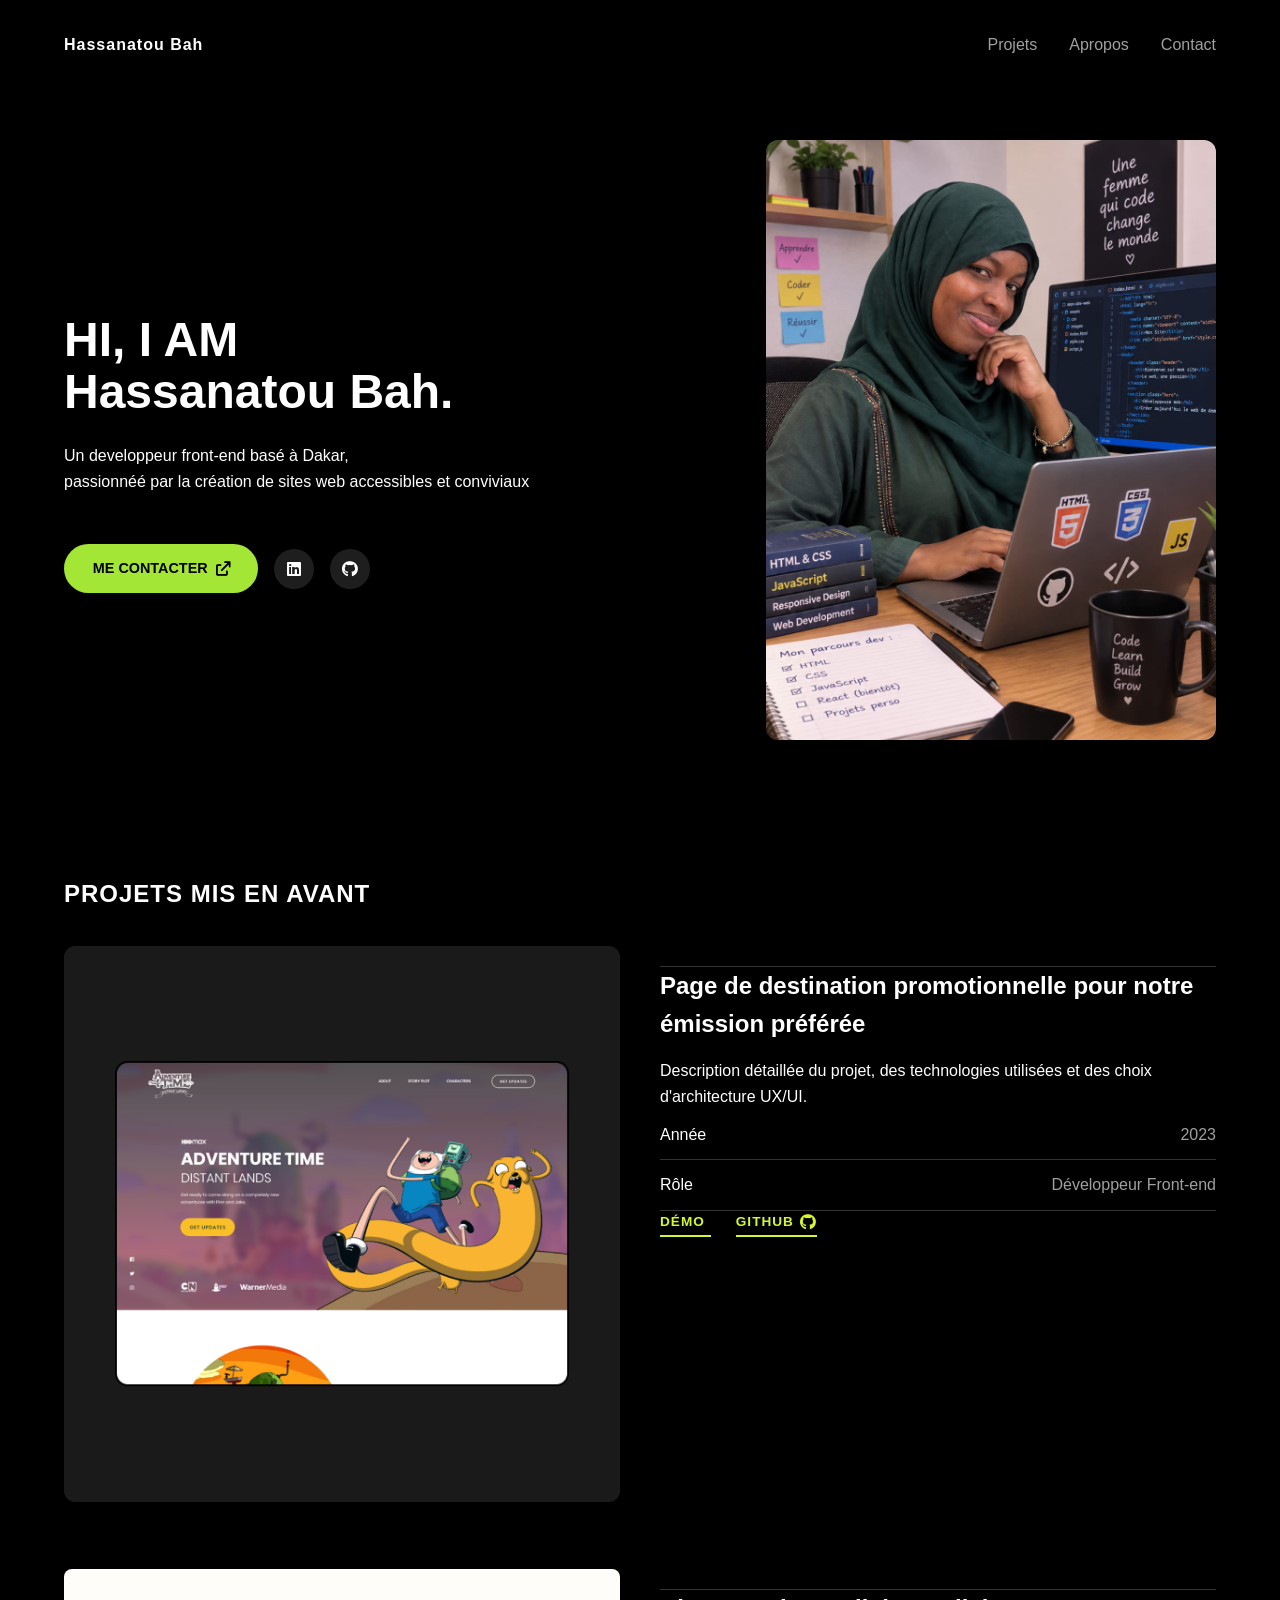
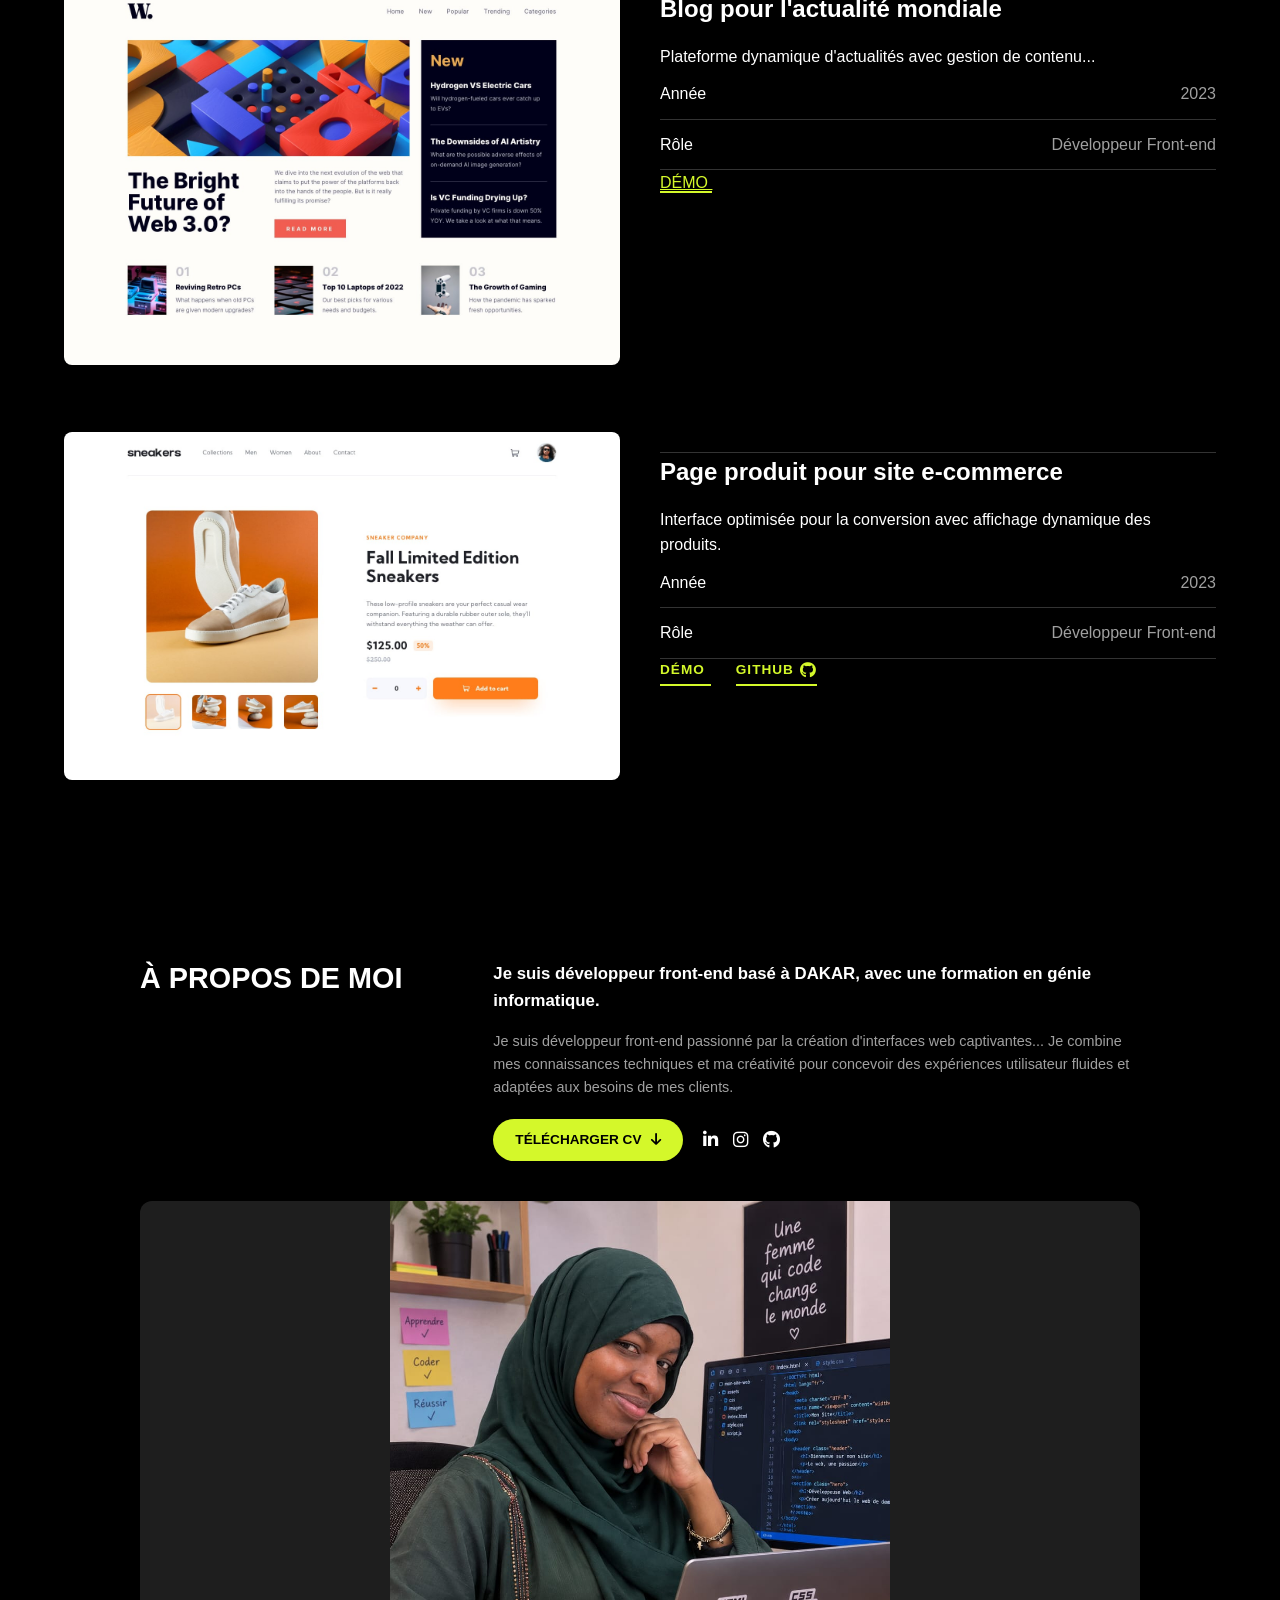
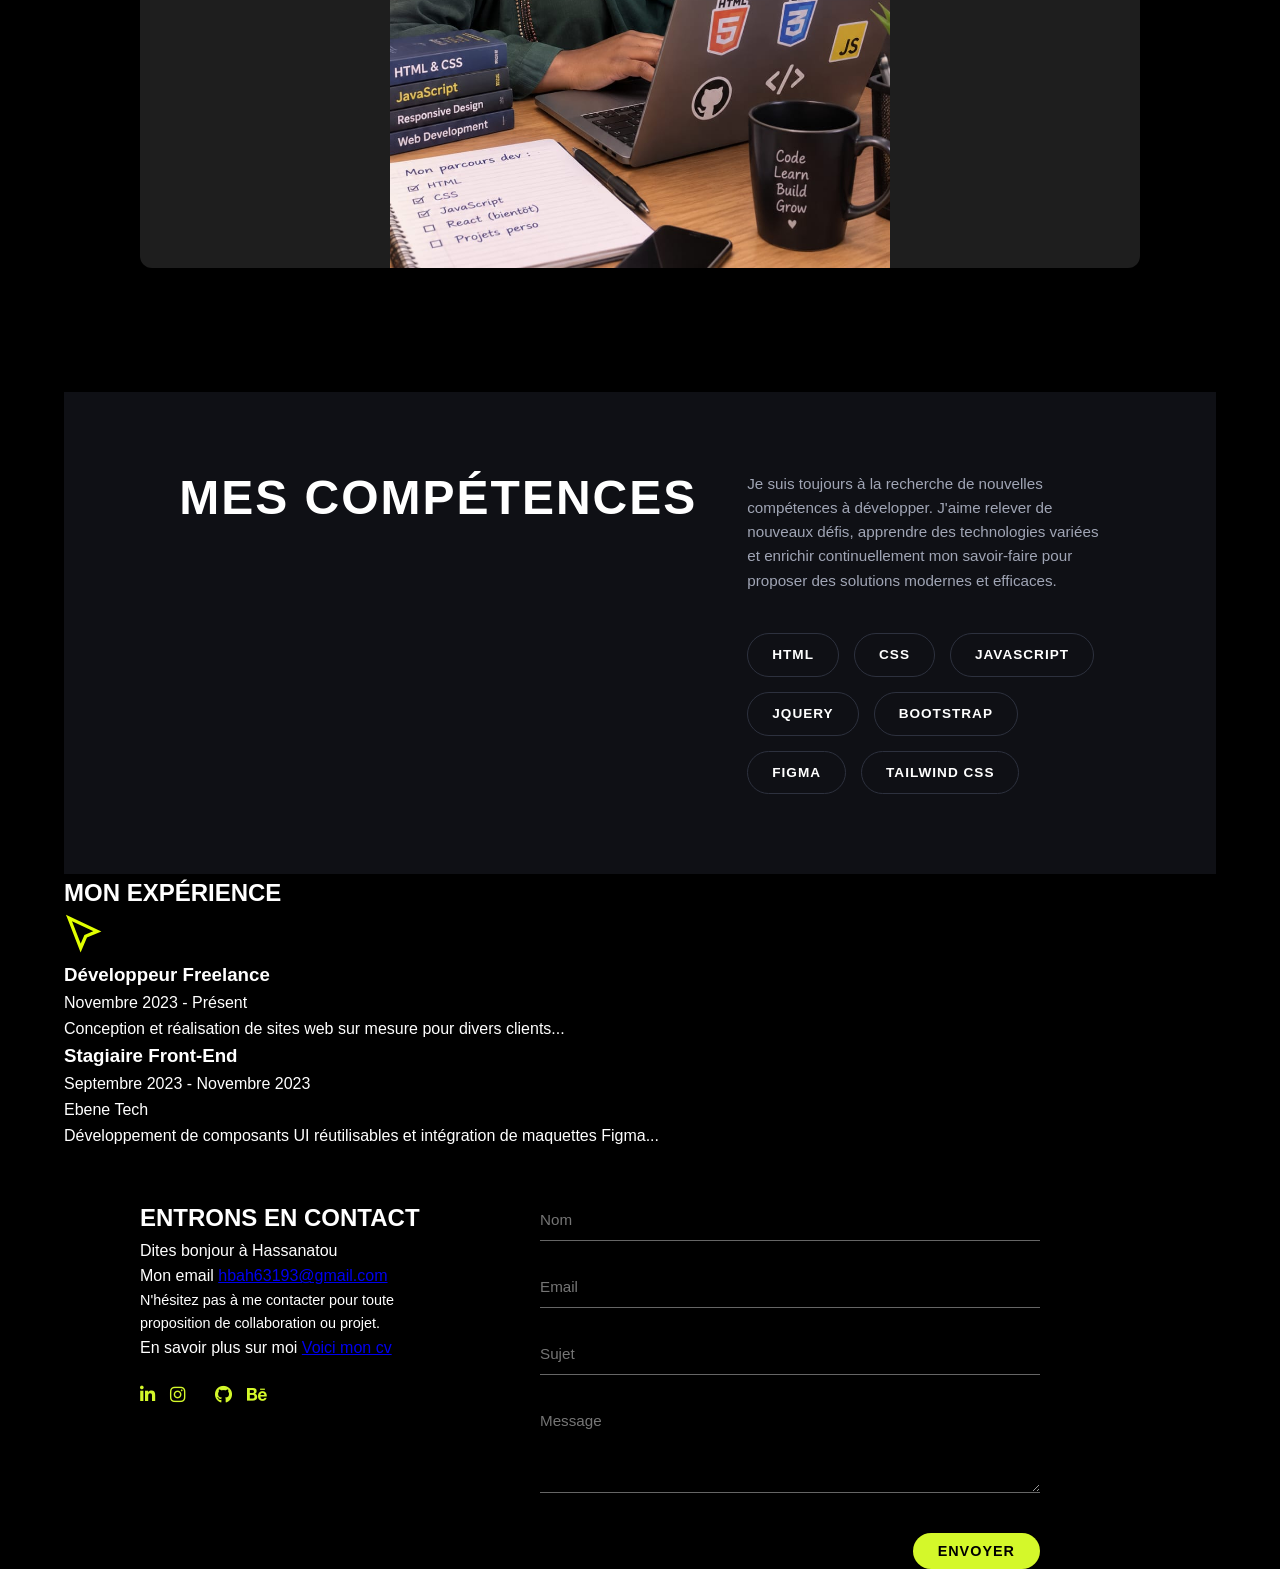
<file: index.html>
<!DOCTYPE html>
<html lang="fr">
<head>
  <meta charset="UTF-8">
  <meta name="viewport" content="width=device-width, initial-scale=1.0">
  <title>Portfolio - Hassanatou Bah</title>
  <link rel="stylesheet" href="style.css">
  <link rel="stylesheet" href="https://cdnjs.cloudflare.com/ajax/libs/font-awesome/6.0.0/css/all.min.css">
</head>
<body>

  <!-- Navigation -->
  <header>
    <nav class="navbar">
      <div class="logo">Hassanatou Bah</div>
      <ul class="nav-links">
        <li><a href="#projets">Projets</a></li>
        <li><a href="Apropos.html">Apropos</a></li>
        <li><a href="contact.html">Contact</a></li>
      </ul>
    </nav>
  </header>

  <!-- Section Hero (Home) -->
  <section id="home" class="hero-section">
    <div class="hero-text">
      <h1>HI, I AM<br><span>Hassanatou Bah.</span></h1>
      <p>
        Un developpeur front-end basé à Dakar,
    </p> 
      <p>
        passionnéé par la création de sites web accessibles et conviviaux
    </p>

    
      <div class="cta-buttons">
        <a href="#contact" class="btn btn-primary">ME CONTACTER <i class="fas fa-arrow-up-right-from-square"></i></a>
        <a href="#" class="social-icon"><i class="fab fa-linkedin"></i></a>
        <a href="#" class="social-icon"><i class="fab fa-github"></i></a>
      </div>
    </div>
    <div class="hero-image">
      <img src="IM1.jpeg" alt="Hassanatou Bah">
    </div>
  </section>

  <!-- Section Projets -->
  <section id="projets" class="projects-section">
    <h2>PROJETS MIS EN AVANT</h2>

    <article class="project-card">
      <div class="project-img">
        <img src="2eme image.png" alt="Aperçu Projet 1">
      </div>
      <div class="project-info">
        <h3>Page de destination promotionnelle pour notre émission préférée</h3>
        <p>Description détaillée du projet, des technologies utilisées et des choix d'architecture UX/UI.</p>
       
  <!-- Ligne Année -->
  <div class="project-info-row">
    <span class="label">Année</span>
    <span class="value">2023</span>
  </div>

  <!-- Ligne Rôle -->
  <div class="project-info-row">
    <span class="label">Rôle</span>
    <span class="value">Développeur Front-end</span>
  </div>
   <div class="project-links">
      <a href="#" class="link-demo">
        DÉMO <i class="fas fa-arrow-up-right"></i>
      </a>
      <a href="#" class="link-github">
        GITHUB <i class="fab fa-github"></i>
      </a>
    </div>
</div>

   
  </div>

    </article>

    <article class="project-card">
      <div class="project-img">
        <img src="3eme image.png" alt="Aperçu Projet 2">
      </div>
     <div class="project-info">
      <h3>Blog pour l'actualité mondiale</h3>
      <p>Plateforme dynamique d'actualités avec gestion de contenu...</p>

      <!-- Vos lignes Année et Rôle -->
      <div class="project-info-row">
        <span class="label">Année</span>
        <span class="value">2023</span>
      </div>
      <div class="project-info-row">
        <span class="label">Rôle</span>
        <span class="value">Développeur Front-end</span>
      </div>
      <a href="#" class="link-demo">
        DÉMO <i class="fas fa-arrow-up-right"></i>
      </a>

      <!-- VOS BOUTONS DÉMO ET GITHUB DÉPLACÉS ICI -->
     
    </article>

    <article class="project-card">
      <div class="project-img">
        <img src="4eme image.png" alt="Aperçu Projet 3">
      </div>
      <div class="project-info">
        <h3>Page produit pour site e-commerce</h3>
        <p>Interface optimisée pour la conversion avec affichage dynamique des produits.</p>
         <!-- Ligne Année -->
  <div class="project-info-row">
    <span class="label">Année</span>
    <span class="value">2023</span>
  </div>

  <!-- Ligne Rôle -->
  <div class="project-info-row">
    <span class="label">Rôle</span>
    <span class="value">Développeur Front-end</span>
  </div>
       <div class="project-links">
      <a href="#" class="link-demo">
        DÉMO <i class="fas fa-arrow-up-right"></i>
      </a>
      <a href="#" class="link-github">
        GITHUB <i class="fab fa-github"></i>
      </a>
    </div>
    </article>
  </section>

  <!-- SECTION À PROPOS DE MOI -->
<section id="about" class="about-section">
  <div class="about-top">
    <h2 class="section-title">À PROPOS DE MOI</h2>
    <div class="about-text">
      <p class="subtitle">Je suis développeur front-end basé à DAKAR, avec une formation en génie informatique.</p>
      <p class="description">
        Je suis développeur front-end passionné par la création d'interfaces web captivantes... 
        Je combine mes connaissances techniques et ma créativité pour concevoir des expériences utilisateur fluides et adaptées aux besoins de mes clients.
      </p>
      
      <!-- Bouton Télécharger le CV + Icônes réseaux sociaux -->
      <div class="about-actions">
        <a href="cv.html" class="btn-cv">
          TÉLÉCHARGER CV <i class="fas fa-arrow-down"></i>
        </a>
       
        <div class="social-icons-row">
          <a href="#"><i class="fab fa-linkedin-in"></i></a>
          <a href="#"><i class="fab fa-instagram"></i></a>
          <a href="#"><i class="fab fa-github"></i></a>
        </div>
      </div>
    </div>
  </div>

  <div class="about-image-container">
    <img src="IM1.jpeg" alt="Photo de profil" class="about-img">
  </div>
</section>

<!-- SECTION MES COMPÉTENCES -->
<section class="skills-section">
  <div class="skills-container">
    
    <!-- Colonne Gauche : Titre -->
    <div class="skills-left">
      <h2>MES COMPÉTENCES</h2>
    </div>

    <!-- Colonne Droite : Texte & Badges -->
    <div class="skills-right">
      <p class="skills-description">
        Je suis toujours à la recherche de nouvelles compétences à développer.
        J'aime relever de nouveaux défis, apprendre des technologies variées et
        enrichir continuellement mon savoir-faire pour proposer des solutions
        modernes et efficaces.
      </p>

      <!-- Grille des compétences entourées -->
      <div class="skills-grid">
        <div class="skill-card">HTML</div>
        <div class="skill-card">CSS</div>
        <div class="skill-card">JAVASCRIPT</div>
        <div class="skill-card">JQUERY</div>
        <div class="skill-card">BOOTSTRAP</div>
        <div class="skill-card">FIGMA</div>
        <div class="skill-card">TAILWIND CSS</div>
      </div>
    </div>

  </div>
</section>

<!-- SECTION MON EXPÉRIENCE -->
<section class="experience-section">
  <h2 class="section-title">MON EXPÉRIENCE</h2>
  <div class="experience-container">
    <div class="experience-left-icon">
      <!-- Icône de curseur / flèche -->
      <svg width="40" height="40" viewBox="0 0 24 24" fill="none" stroke="#e1ff00" stroke-width="2">
        <path d="M3 3l7 18 3-7 7-3L3 3z"/>
      </svg>
    </div>
    <div class="experience-list">
      <div class="exp-item">
        <div class="exp-header">
          <h3>Développeur Freelance</h3>
          <span class="exp-date">Novembre 2023 - Présent</span>
        </div>
        <p>Conception et réalisation de sites web sur mesure pour divers clients...</p>
      </div>

      <div class="exp-item">
        <div class="exp-header">
          <h3>Stagiaire Front-End</h3>
          
          <span class="exp-date">Septembre 2023 - Novembre 2023</span>
        </div>
        <p class="exp-sub">Ebene Tech</p>
        <p>Développement de composants UI réutilisables et intégration de maquettes Figma...</p>
        <br>
        <br>
        <div class="vue">
          

  </div>
  
      </div>
    </div>
  </div>
   
</section>
<!-- SECTION ENTRONS EN CONTACT -->
<section id="contact"class="contact-section">
  <div class="contact-container">
  <div class="contact-info">
    <h2 class="section-title">ENTRONS EN CONTACT</h2>
    <P>Dites bonjour à Hassanatou</P>
    <p>Mon email <a href="hbah63193@gmail.com">hbah63193@gmail.com</a></p>
    <p class="contact-desc">N'hésitez pas à me contacter pour toute proposition de collaboration ou projet.</p>
    <div class="vue"></div>
    <p>En savoir plus sur moi <a href="cv.html">Voici mon cv</a></p>
    
    <!-- Logos/Icônes réseaux sociaux sous le texte -->
    <div class="contact-socials">
      <a href="#"><i class="fab fa-linkedin-in"></i></a>
      <a href="#"><i class="fab fa-instagram"></i></a>
      <a href="#"><i class="fab fa-x-twitter"></i></a>
      <a href="#"><i class="fab fa-github"></i></a>
      <a href="#"><i class="fab fa-behance"></i></a>
    </div>
  </div>

  <form class="contact-form">
    <div class="form-group">
      <input type="text" placeholder="Nom" required>
    </div>
    <div class="form-group">
      <input type="email" placeholder="Email" required>
    </div>
    <div class="form-group">
      <input type="text" placeholder="Sujet">
    </div>
    <div class="form-group">
      <textarea placeholder="Message" rows="4" required></textarea>
    </div>
    <button type="submit" class="btn-submit">Envoyer</button>
  </form>
  </div>
  </div>
</section>
</file>
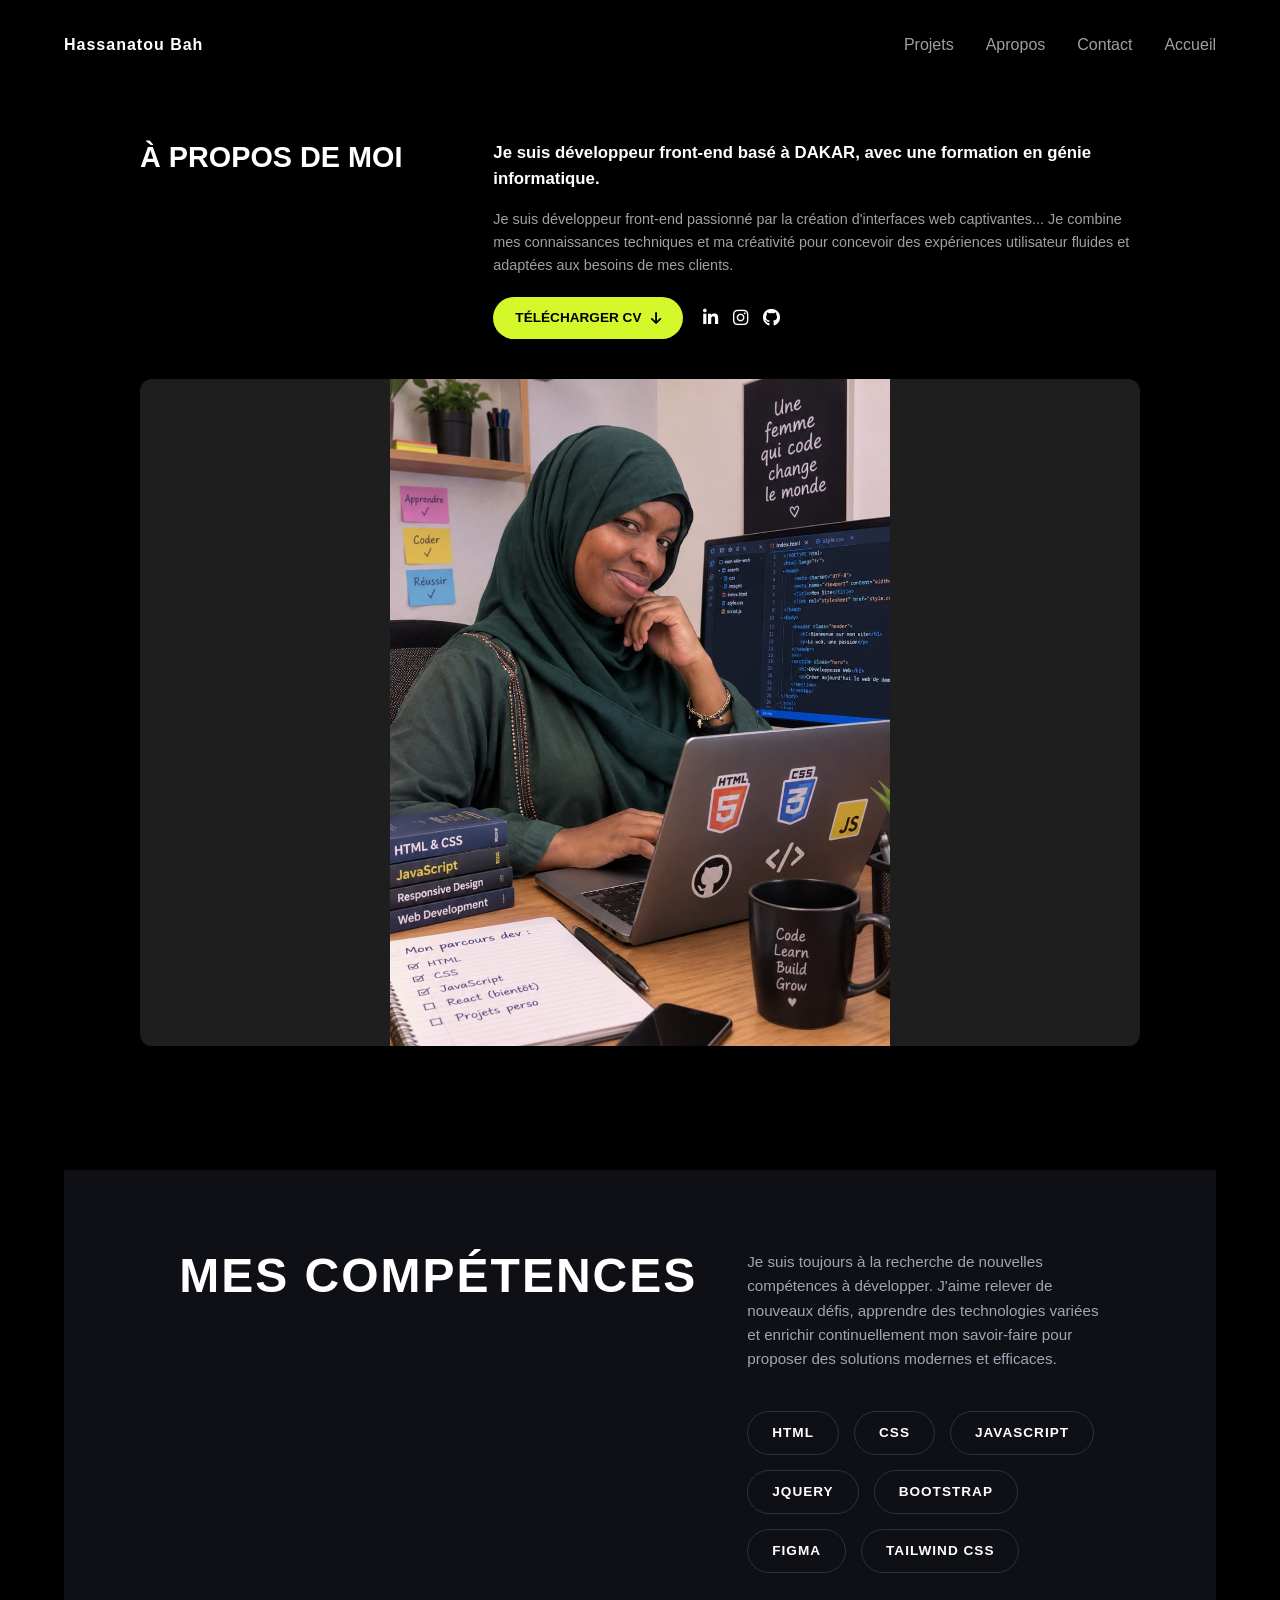
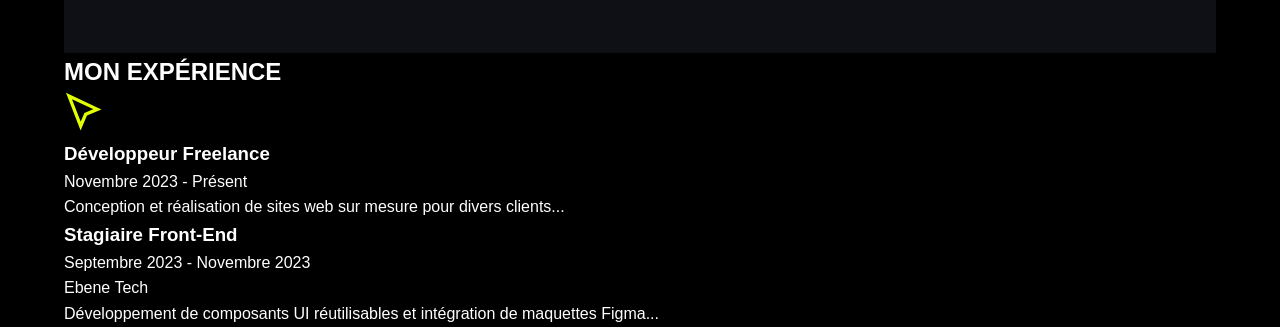
<file: Apropos.html>
<!DOCTYPE html>
<html lang="en">
<head>
    <meta charset="UTF-8">
    <meta name="viewport" content="width=device-width, initial-scale=1.0">
    <title>Document</title>
     <link rel="stylesheet" href="style.css">
     <link rel="stylesheet" href="https://cdnjs.cloudflare.com/ajax/libs/font-awesome/6.0.0/css/all.min.css">
</head>
<body>
     <!-- Navigation -->
  <header>
    <nav class="navbar">
      <div class="logo">Hassanatou Bah</div>
      <ul class="nav-links">
        <li><a href="projet.html">Projets</a></li>
        <li><a href="Apropos.html">Apropos</a></li>
        <li><a href="contact">Contact</a></li>
         <li><a href="index.html">Accueil</a></li>
      </ul>
    </nav>
  </header>
     <!-- SECTION À PROPOS DE MOI -->
<section id="about" class="about-section">
  <div class="about-top">
    <h2 class="section-title">À PROPOS DE MOI</h2>
    <div class="about-text">
      <p class="subtitle">Je suis développeur front-end basé à DAKAR, avec une formation en génie informatique.</p>
      <p class="description">
        Je suis développeur front-end passionné par la création d'interfaces web captivantes... 
        Je combine mes connaissances techniques et ma créativité pour concevoir des expériences utilisateur fluides et adaptées aux besoins de mes clients.
      </p>
      
      <!-- Bouton Télécharger le CV + Icônes réseaux sociaux -->
      <div class="about-actions">
        <a href="cv.html" class="btn-cv">
          TÉLÉCHARGER CV <i class="fas fa-arrow-down"></i>
        </a>
       
        <div class="social-icons-row">
          <a href="#"><i class="fab fa-linkedin-in"></i></a>
          <a href="#"><i class="fab fa-instagram"></i></a>
          <a href="#"><i class="fab fa-github"></i></a>
        </div>
      </div>
    </div>
  </div>
   <div class="about-image-container">
    <img src="IM1.jpeg" alt="Photo de profil" class="about-img">
  </div>
</section>

<!-- SECTION MES COMPÉTENCES -->
<section class="skills-section">
  <div class="skills-container">
    
    <!-- Colonne Gauche : Titre -->
    <div class="skills-left">
      <h2 class="section-title">MES COMPÉTENCES</h2>
    </div>

    <!-- Colonne Droite : Texte & Badges -->
    <div class="skills-right">
      <p class="skills-description">
        Je suis toujours à la recherche de nouvelles compétences à développer.
        J'aime relever de nouveaux défis, apprendre des technologies variées et
        enrichir continuellement mon savoir-faire pour proposer des solutions
        modernes et efficaces.
      </p>

      <!-- Grille des compétences entourées -->
      <div class="skills-grid">
        <div class="skill-card">HTML</div>
        <div class="skill-card">CSS</div>
        <div class="skill-card">JAVASCRIPT</div>
        <div class="skill-card">JQUERY</div>
        <div class="skill-card">BOOTSTRAP</div>
        <div class="skill-card">FIGMA</div>
        <div class="skill-card">TAILWIND CSS</div>
      </div>
    </div>

  </div>
</section>


<!-- SECTION MON EXPÉRIENCE -->
<section class="experience-section">
  <h2 class="section-title">MON EXPÉRIENCE</h2>
  <div class="experience-container">
    <div class="experience-left-icon">
      <!-- Icône de curseur / flèche -->
        <svg width="40" height="40" viewBox="0 0 24 24" fill="none" stroke="#e1ff00" stroke-width="2">
        <path d="M3 3l7 18 3-7 7-3L3 3z"/>
      </svg>
    </div>
    <div class="experience-list">
      <div class="exp-item">
        <div class="exp-header">
          <h3>Développeur Freelance</h3>
          <span class="exp-date">Novembre 2023 - Présent</span>
        </div>
        <p>Conception et réalisation de sites web sur mesure pour divers clients...</p>
      </div>

      <div class="exp-item">
        <div class="exp-header">
          <h3>Stagiaire Front-End</h3>
          <span class="exp-date">Septembre 2023 - Novembre 2023</span>
        </div>
        <p class="exp-sub">Ebene Tech</p>
        <p>Développement de composants UI réutilisables et intégration de maquettes Figma...</p>
      </div>
    </div>
  </div>
  </section>

</body>
</html>
</file>
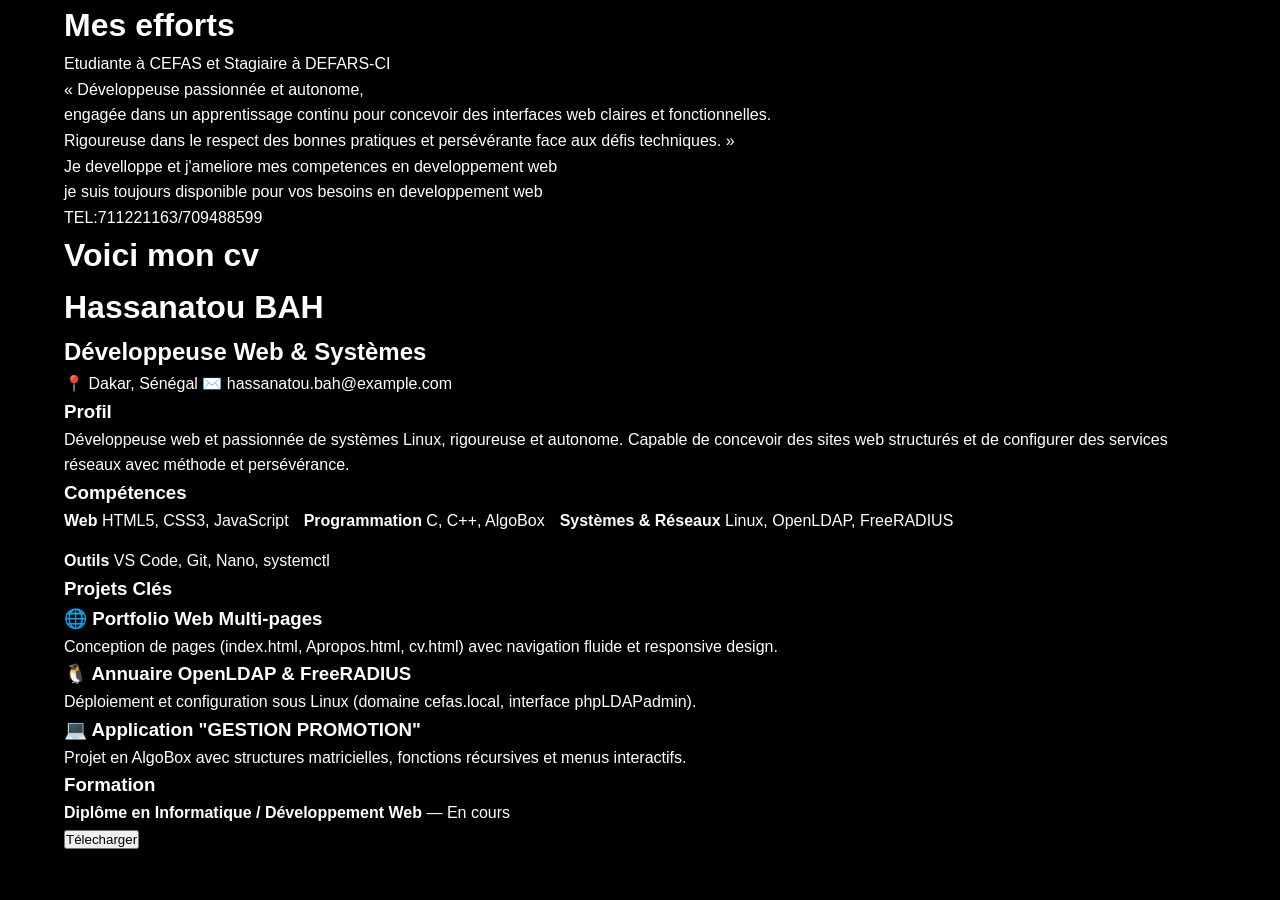
<file: C.html>
<!DOCTYPE html>
<html lang="en">
<head>
    <meta charset="UTF-8">
    <meta name="viewport" content="width=device-width, initial-scale=1.0">
    <title>Document</title>
    <link rel="stylesheet" href="style.css">
</head>
<body>
    <div class="p">
    <h1>Mes efforts</h1>
    <p>Etudiante à CEFAS et Stagiaire à DEFARS-CI <br>
​« Développeuse passionnée et autonome,<br> engagée dans un apprentissage continu pour concevoir des interfaces web claires et fonctionnelles. <br> Rigoureuse dans le respect des bonnes pratiques et persévérante face aux défis techniques. » <br>
    </p>
    <P>Je develloppe et j'ameliore mes competences en developpement web <br>
        je suis toujours disponible pour vos besoins en developpement web <br>
        TEL:711221163/709488599 <br>
    </P>
    </div>
    <div class="cv-container">
    <header>
        <h1>Voici mon cv <br></h1>
        <h1>Hassanatou BAH</h1>
        <h2>Développeuse Web & Systèmes</h2>
        <div class="contact-info">
            <span>📍 Dakar, Sénégal</span>
            <span>✉️ hassanatou.bah@example.com</span>
        </div>
    </header>

    <div class="section">
        <h3 class="section-title">Profil</h3>
        <p>Développeuse web et passionnée de systèmes Linux, rigoureuse et autonome. Capable de concevoir des sites web structurés et de configurer des services réseaux avec méthode et persévérance.</p>
    </div>

    <div class="section">
        <h3 class="section-title">Compétences</h3>
        <div class="skills-grid">
            <div class="skill-item">
                <strong>Web</strong>
                HTML5, CSS3, JavaScript
            </div>
            <div class="skill-item">
                <strong>Programmation</strong>
                C, C++, AlgoBox
            </div>
            <div class="skill-item">
                <strong>Systèmes & Réseaux</strong>
                Linux, OpenLDAP, FreeRADIUS
            </div>
            <div class="skill-item">
                <strong>Outils</strong>
                VS Code, Git, Nano, systemctl
            </div>
        </div>
    </div>

    <div class="section">
        <h3 class="section-title">Projets Clés</h3>
        <div class="project-item">
            <h3>🌐 Portfolio Web Multi-pages</h3>
            <p>Conception de pages (index.html, Apropos.html, cv.html) avec navigation fluide et responsive design.</p>
        </div>
        <div class="project-item">
            <h3>🐧 Annuaire OpenLDAP & FreeRADIUS</h3>
            <p>Déploiement et configuration sous Linux (domaine cefas.local, interface phpLDAPadmin).</p>
        </div>
        <div class="project-item">
            <h3>💻 Application "GESTION PROMOTION"</h3>
            <p>Projet en AlgoBox avec structures matricielles, fonctions récursives et menus interactifs.</p>
        </div>
    </div>

    <div class="section">
        <h3 class="section-title">Formation</h3>
        <p><strong>Diplôme en Informatique / Développement Web</strong> — En cours</p>
    </div>
    <Button onclick="window.print()" class="cv">Télecharger</Button>
</div>

</body>
</html>
</body>
</html>
</file>
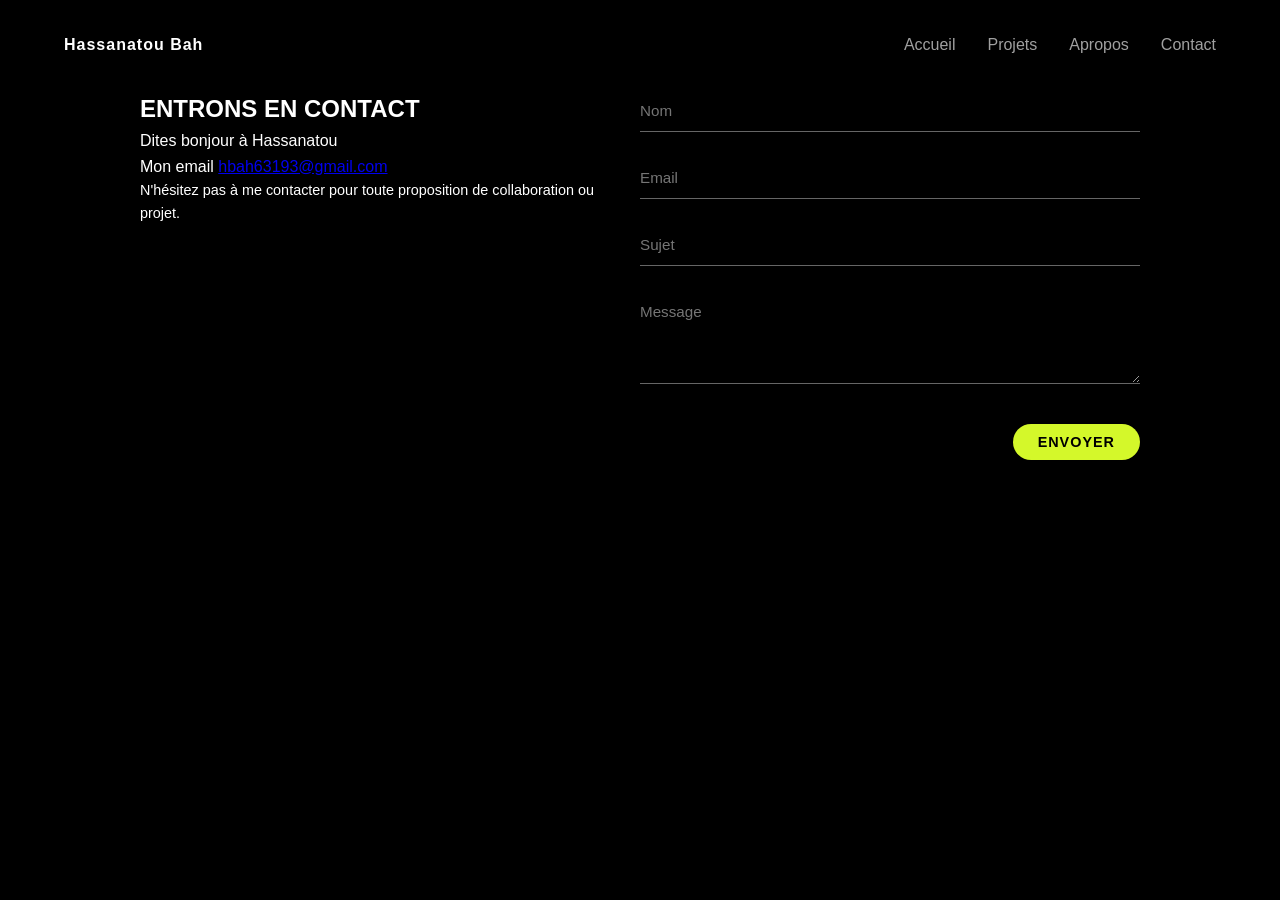
<file: contact.html>
<!DOCTYPE html>
<html lang="en">
<head>
    <meta charset="UTF-8">
    <meta name="viewport" content="width=device-width, initial-scale=1.0">
    <title>Document</title>
     <link rel="stylesheet" href="style.css">
</head>
<body>
      <!-- Navigation -->
  <header>
    <nav class="navbar">
      <div class="logo">Hassanatou Bah</div>
      <ul class="nav-links">
        <li><a href="index.html">Accueil</a></li>
         <li><a href="projet.html">Projets</a></li>
        <li><a href="Apropos.html">Apropos</a></li>
        <li><a href="contact">Contact</a></li>
        
        
      </ul>
    </nav>
   <!-- SECTION ENTRONS EN CONTACT -->
<section id="contact"class="contact-section">
  <div class="contact-info">
    <h2 class="section-title">ENTRONS EN CONTACT</h2>
    <P>Dites bonjour à Hassanatou</P>
    <p>Mon email <a href="hbah63193@gmail.com">hbah63193@gmail.com</a></p>
    <p class="contact-desc">N'hésitez pas à me contacter pour toute proposition de collaboration ou projet.</p>
    
    <!-- Logos/Icônes réseaux sociaux sous le texte -->
    <div class="contact-socials">
      <a href="#"><i class="fab fa-linkedin-in"></i></a>
      <a href="#"><i class="fab fa-instagram"></i></a>
      <a href="#"><i class="fab fa-x-twitter"></i></a>
      <a href="#"><i class="fab fa-github"></i></a>
      <a href="#"><i class="fab fa-behance"></i></a>
    </div>
  </div>

  <form class="contact-form">
    <div class="form-group">
      <input type="text" placeholder="Nom" required>
    </div>
    <div class="form-group">
      <input type="email" placeholder="Email" required>
    </div>
    <div class="form-group">
      <input type="text" placeholder="Sujet">
    </div>
    <div class="form-group">
      <textarea placeholder="Message" rows="4" required></textarea>
    </div>
    <button type="submit" class="btn-submit">Envoyer</button>
  </form>
</section>


</body>
</html>
</file>
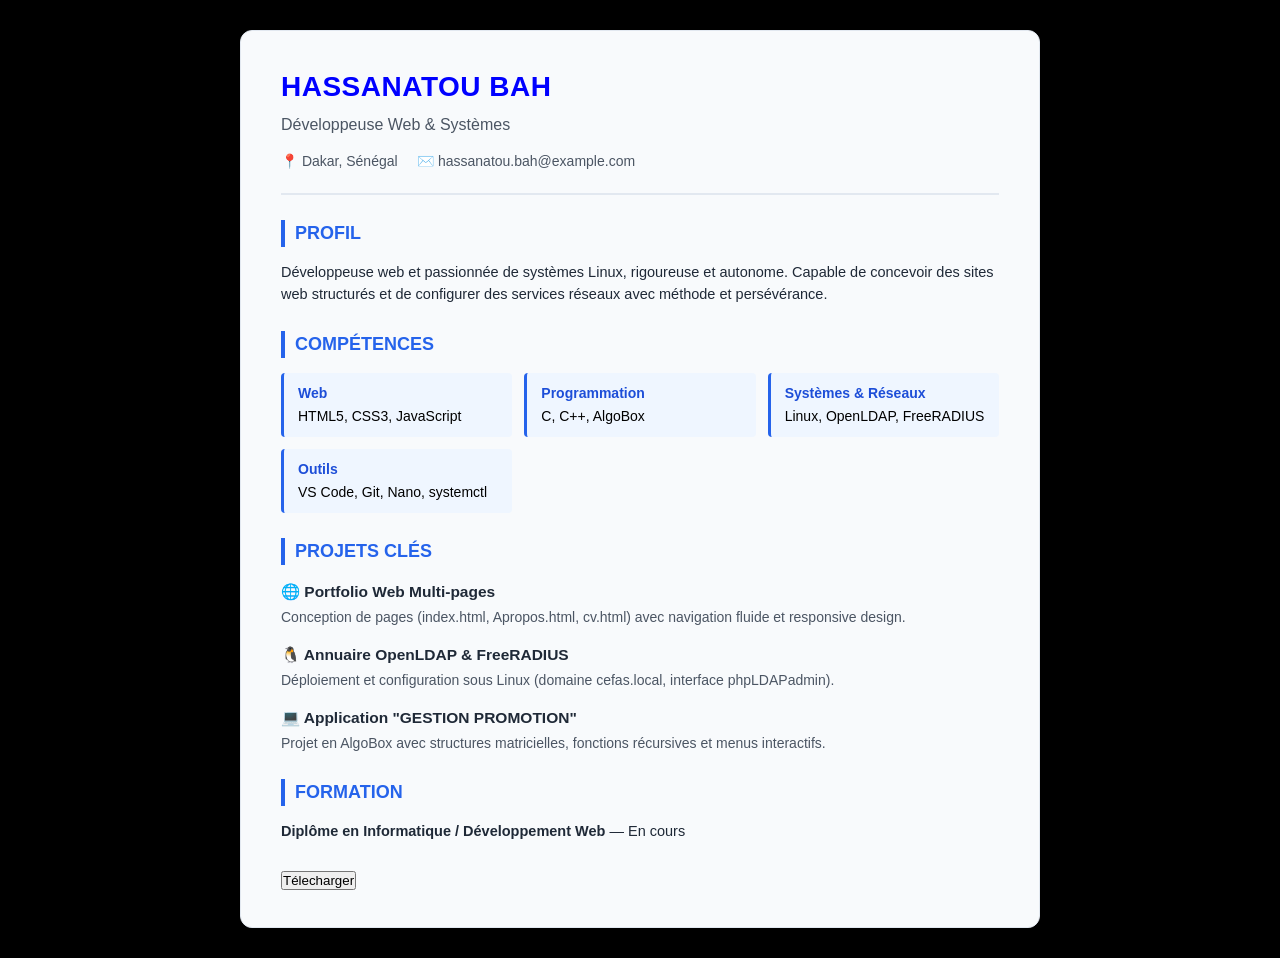
<file: cv.html>
<!DOCTYPE html>
<html lang="fr">
<head>
    <meta charset="UTF-8">
    <meta name="viewport" content="width=device-width, initial-scale=1.0">
    <title>CV Hassanatou Bah</title>
    <link rel="stylesheet" href="cv.css">
</head>
<body>
  </header>
<div class="cv-container">
    <header>
        <h1>Hassanatou BAH</h1>
        <h2>Développeuse Web & Systèmes</h2>
        <div class="contact-info">
            <span>📍 Dakar, Sénégal</span>
            <span>✉️ hassanatou.bah@example.com</span>
        </div>
    </header>

    <div class="section">
        <h3 class="section-title">Profil</h3>
        <p>Développeuse web et passionnée de systèmes Linux, rigoureuse et autonome. Capable de concevoir des sites web structurés et de configurer des services réseaux avec méthode et persévérance.</p>
    </div>

    <div class="section">
        <h3 class="section-title">Compétences</h3>
        <div class="skills-grid">
            <div class="skill-item">
                <strong>Web</strong>
                HTML5, CSS3, JavaScript
            </div>
            <div class="skill-item">
                <strong>Programmation</strong>
                C, C++, AlgoBox
            </div>
            <div class="skill-item">
                <strong>Systèmes & Réseaux</strong>
                Linux, OpenLDAP, FreeRADIUS
            </div>
            <div class="skill-item">
                <strong>Outils</strong>
                VS Code, Git, Nano, systemctl
            </div>
        </div>
    </div>

    <div class="section">
        <h3 class="section-title">Projets Clés</h3>
        <div class="project-item">
            <h3>🌐 Portfolio Web Multi-pages</h3>
            <p>Conception de pages (index.html, Apropos.html, cv.html) avec navigation fluide et responsive design.</p>
        </div>
        <div class="project-item">
            <h3>🐧 Annuaire OpenLDAP & FreeRADIUS</h3>
            <p>Déploiement et configuration sous Linux (domaine cefas.local, interface phpLDAPadmin).</p>
        </div>
        <div class="project-item">
            <h3>💻 Application "GESTION PROMOTION"</h3>
            <p>Projet en AlgoBox avec structures matricielles, fonctions récursives et menus interactifs.</p>
        </div>
    </div>

    <div class="section">
        <h3 class="section-title">Formation</h3>
        <p><strong>Diplôme en Informatique / Développement Web</strong> — En cours</p>
    </div>
    <Button onclick="window.print()" class="cv">Télecharger</Button>
</div>

</body>
</html>
</file>
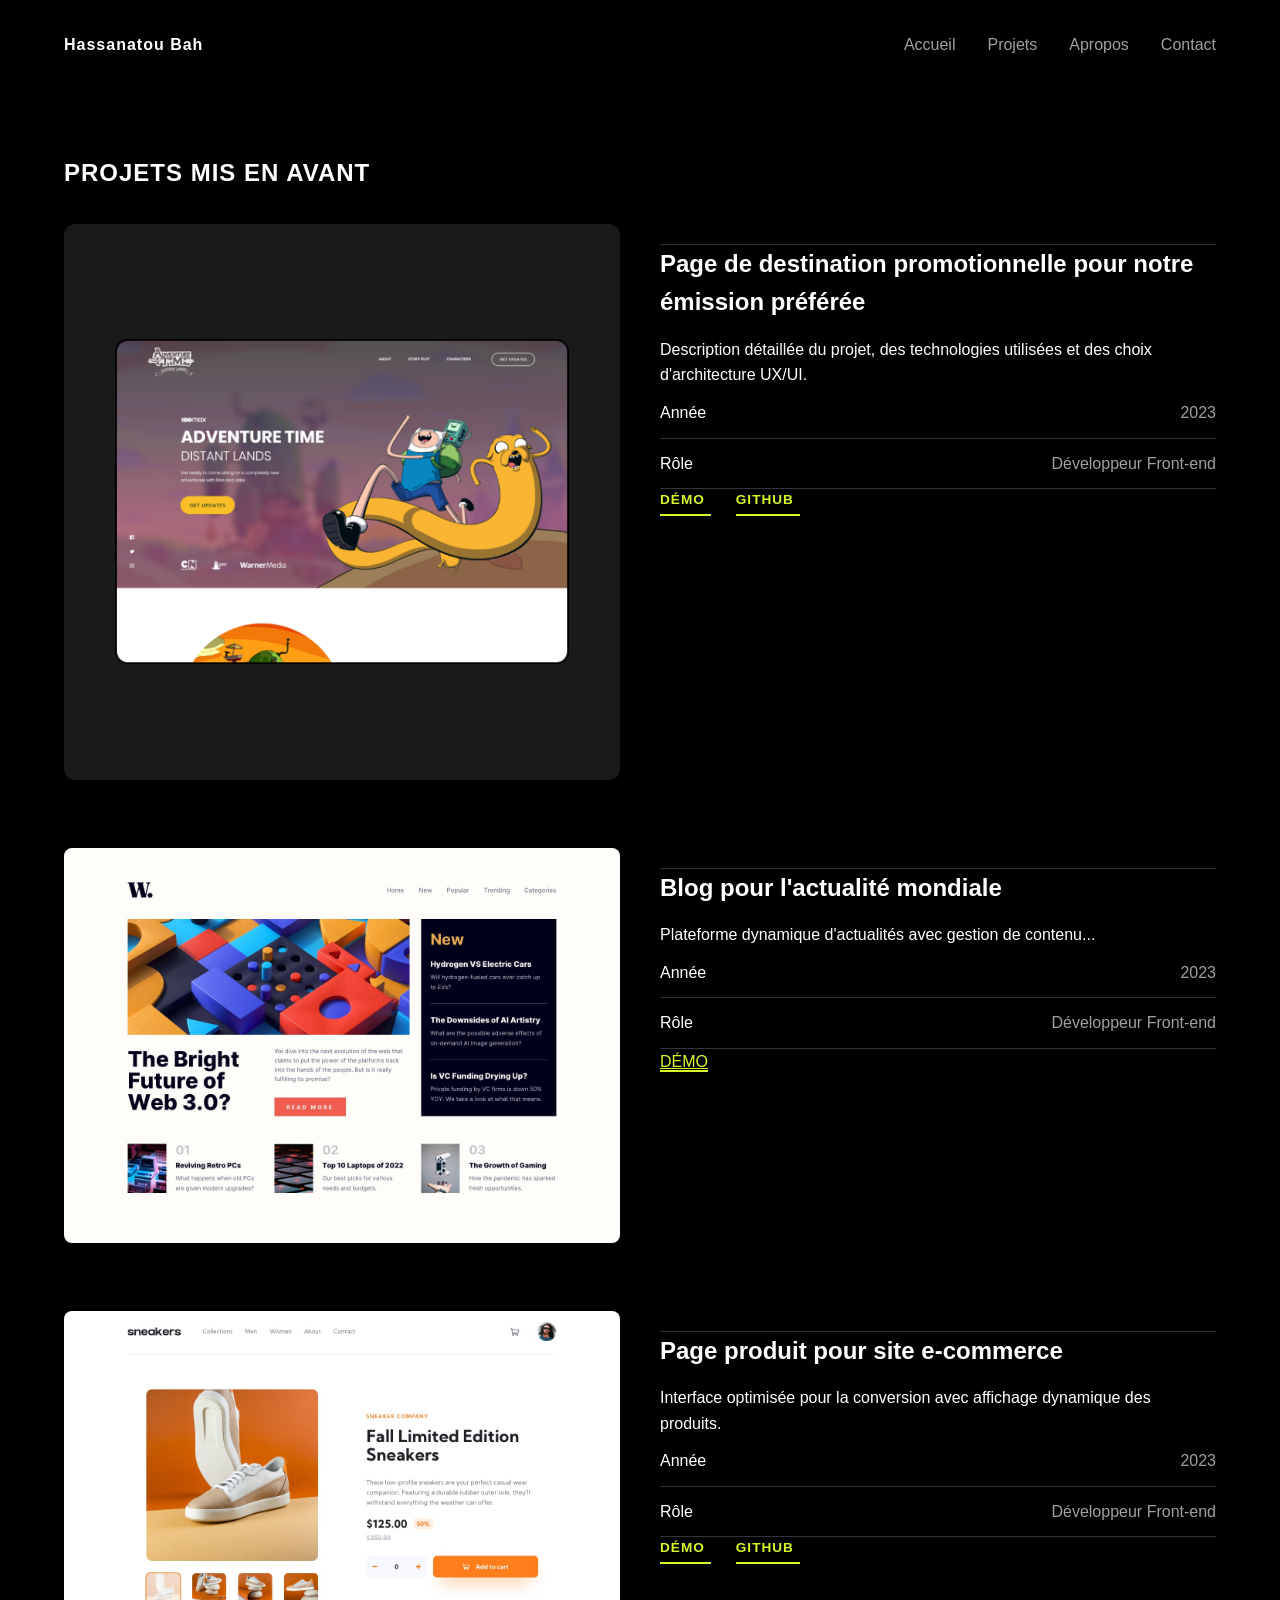
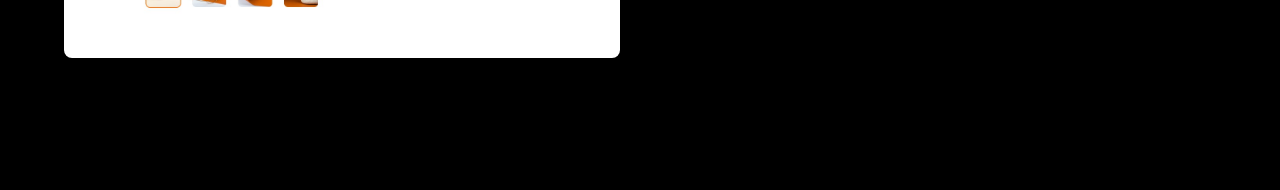
<file: projet.html>
<!DOCTYPE html>
<html lang="en">
<head>
    <meta charset="UTF-8">
    <meta name="viewport" content="width=device-width, initial-scale=1.0">
    <title>Document</title>
    <link rel="stylesheet" href="style.css">
</head>
<body>
      <!-- Navigation -->
  <header>
    <nav class="navbar">
      <div class="logo">Hassanatou Bah</div>
      <ul class="nav-links">
        <li><a href="index.html">Accueil</a></li>
         <li><a href="projet.html">Projets</a></li>
        <li><a href="Apropos.html">Apropos</a></li>
        <li><a href="contact">Contact</a></li>
      </ul>
    </nav>
     <!-- Section Projets -->
  <section id="projets" class="projects-section">
    <h2>PROJETS MIS EN AVANT</h2>

    <article class="project-card">
      <div class="project-img">
        <img src="2eme image.png" alt="Aperçu Projet 1">
      </div>
      <div class="project-info">
        <h3>Page de destination promotionnelle pour notre émission préférée</h3>
        <p>Description détaillée du projet, des technologies utilisées et des choix d'architecture UX/UI.</p>
       
  <!-- Ligne Année -->
  <div class="project-info-row">
    <span class="label">Année</span>
    <span class="value">2023</span>
  </div>

  <!-- Ligne Rôle -->
  <div class="project-info-row">
    <span class="label">Rôle</span>
    <span class="value">Développeur Front-end</span>
  </div>
   <div class="project-links">
      <a href="#" class="link-demo">
        DÉMO <i class="fas fa-arrow-up-right"></i>
      </a>
      <a href="#" class="link-github">
        GITHUB <i class="fab fa-github"></i>
      </a>
    </div>
</div>

   
  </div>

    </article>

    <article class="project-card">
      <div class="project-img">
        <img src="3eme image.png" alt="Aperçu Projet 2">
      </div>
     <div class="project-info">
      <h3>Blog pour l'actualité mondiale</h3>
      <p>Plateforme dynamique d'actualités avec gestion de contenu...</p>

      <!-- Vos lignes Année et Rôle -->
      <div class="project-info-row">
        <span class="label">Année</span>
        <span class="value">2023</span>
      </div>
      <div class="project-info-row">
        <span class="label">Rôle</span>
        <span class="value">Développeur Front-end</span>
      </div>
      <a href="#" class="link-demo">
        DÉMO <i class="fas fa-arrow-up-right"></i>
      </a>

      <!-- VOS BOUTONS DÉMO ET GITHUB DÉPLACÉS ICI -->
     
    </article>

    <article class="project-card">
      <div class="project-img">
        <img src="4eme image.png" alt="Aperçu Projet 3">
      </div>
      <div class="project-info">
        <h3>Page produit pour site e-commerce</h3>
        <p>Interface optimisée pour la conversion avec affichage dynamique des produits.</p>
         <!-- Ligne Année -->
  <div class="project-info-row">
    <span class="label">Année</span>
    <span class="value">2023</span>
  </div>

  <!-- Ligne Rôle -->
  <div class="project-info-row">
    <span class="label">Rôle</span>
    <span class="value">Développeur Front-end</span>
  </div>
       <div class="project-links">
      <a href="#" class="link-demo">
        DÉMO <i class="fas fa-arrow-up-right"></i>
      </a>
      <a href="#" class="link-github">
        GITHUB <i class="fab fa-github"></i>
      </a>
    </div>
    </article>
  </section>
</body>
</html>
</file>
<file: style.css>
:root {
  --bg-color: #121212;
  --card-bg: #1e1e1e;
  --text-main: #ffffff;
  --text-muted: #a0a0a0;
  --accent-neon: #a3e635; /* Vert néon style Spotify/Figma */
  --accent-neon-hover: #84cc16;
}

* {
  margin: 0;
  padding: 0;
  box-sizing: border-box;
  font-family: 'Segoe UI', Tahoma, Geneva, Verdana, sans-serif;
}

body {
  background-color:black; 
  color: var(--text-main);
  line-height: 1.6;
  padding: 0 5%;
}

/* Navbar */
.navbar {
  display: flex;
  justify-content: space-between;
  align-items: center;
  padding: 2rem 0;
}

.logo {
  font-weight: 700;
  letter-spacing: 1px;
}

.nav-links {
  display: flex;
  list-style: none;
  gap: 2rem;
}

.nav-links a {
  color: var(--text-muted);
  text-decoration: none;
  transition: color 0.3s;
}

.nav-links a:hover {
  color: var(--text-main);
}

/* Section Hero & About */
.hero-section, .about-section {
  display: flex;
  align-items: center;
  justify-content: space-between;
  gap: 3rem;
  padding: 4rem 0;
  padding-top: 50px;
}

.hero-text h1, .about-header h2 {
  font-size: 3rem;
  font-weight: 800;
  line-height: 1.1;
  margin-bottom: 1.5rem;
  margin-top: 20px;
}

.hero-image img, .about-image img {
  width: 100%;
  max-width: 450px;
  border-radius: 12px;
  object-fit: cover;
}

/* Boutons */
.cta-buttons {
  display: flex;
  align-items: center;
  gap: 1rem;
  margin-top: 50px;
}

.btn {
  display: inline-flex;
  align-items: center;
  gap: 0.5rem;
  padding: 0.8rem 1.8rem;
  border-radius: 30px;
  text-decoration: none;
  font-weight: 700;
  font-size: 0.9rem;
  transition: background 0.3s;
}

.btn-primary {
  background-color: var(--accent-neon);
  color: #000000;
}

.btn-primary:hover {
  background-color: var(--accent-neon-hover);
}

.social-icon {
  width: 40px;
  height: 40px;
  border-radius: 50%;
  background-color: var(--card-bg);
  color: var(--text-main);
  display: flex;
  align-items: center;
  justify-content: center;
  text-decoration: none;
}

/* Projets */
.projects-section, .details-section {
  padding: 4rem 0;
}

.projects-section h2, .details-section h2 {
  font-size: 1.5rem;
  margin-bottom: 2rem;
  letter-spacing: 1px;
}

.project-card {
  display: grid;
  grid-template-columns: 1fr 1fr;
  gap: 40px;
  margin-bottom: 60px;
  align-items: start;
}

.project-img {
  flex: 1;
}

.project-img img {
  width: 100%;
  border-radius: 8px;
}

.project-info h3 {
  font-size: 1.5rem;
  font-weight: 700;
  margin-bottom: 15px;
  color: #ffffff;
}

.link-btn {
  color: var(--accent-neon);
  text-decoration: none;
  font-weight: 600;
}
.project-desc {
  color: #a0a0a0;
  font-size: 0.9rem;
  line-height: 1.6;
  margin-bottom: 25px;
}

/* SECTION INFORMATIONS SUR LE PROJET */
.project-meta {
  border-top: 1px dashed #333333;
  border-bottom: 1px dashed #333333;
  padding: 15px 0;
  margin-bottom: 25px;
}

.meta-title {
  font-size: 0.75rem;
  letter-spacing: 1px;
  color: #ffffff;
  margin-bottom: 12px;
  text-transform: uppercase;
}

.meta-row {
  display: flex;
  justify-content: space-between;
  font-size: 0.85rem;
  color: #a0a0a0;
  margin-bottom: 8px;
}

.meta-row span:last-child {
  color: #ffffff; /* Valeur à droite en blanc */
}

/* LIENS DEMO ET GITHUB */
.project-links {
  display: flex;
  gap: 25px;
  align-items: center;
}

.project-links a {
  font-size: 0.85rem;
  font-weight: bold;
  letter-spacing: 1px;
  text-decoration: none;
  display: inline-flex;
  align-items: center;
  gap: 6px;
  padding-bottom: 3px;
}

/* Style lien DÉMO avec soulignement vert néon */
.link-demo {
  color: #d4f82a; /* Vert néon */
  border-bottom: 2px solid #d4f82a;
}

.link-demo i {
  font-size: 0.8rem;
}

/* Style lien GITHUB avec soulignement vert néon */
.link-github {
  color: #d4f82a; /* Vert néon */
  border-bottom: 2px solid #d4f82a;
}

.link-github i {
  font-size: 1rem;
}
project-links a:hover {
  opacity: 0.8;
}

/* --- SECTION À PROPOS DE MOI--- */
.about-section {
  max-width: 1000px;
  margin: 0 auto 60px auto;
  display: flex;
  flex-direction: column; /* Force l'image à se placer sous le texte */
  gap: 30px;
}

.about-top {
  display: grid;
  grid-template-columns: 1fr 2fr; /* Titre à gauche, texte à droite */
  gap: 30px;
  align-items: start;
}

/* Diminuer la taille du titre "À PROPOS DE MOI" */
.about-top .section-title {
  font-size: 1.8rem; /* Taille réduite */
  font-weight: 800;
  line-height: 1.2;
  text-transform: uppercase;
}

.about-text .subtitle {
  font-weight: bold;
  font-size: 1.05rem;
  margin-top: 0;
  color: #ffffff;
}

.about-text .description {
  color: #a0a0a0;
  font-size: 0.9rem;
  line-height: 1.6;
  margin: 15px 0;
}

/* Alignement du bouton CV et des icônes */
.about-actions {
  display: flex;
  align-items: center;
  gap: 20px;
  margin-top: 20px;
}

.btn-cv {
  background-color: #d4f82a; /* Couleur vert néon */
  color: #000000;
  text-decoration: none;
  font-weight: bold;
  font-size: 0.85rem;
  padding: 10px 22px;
  border-radius: 25px;
  display: inline-flex;
  align-items: center;
  gap: 10px;
  transition: transform 0.2s ease;
}

.btn-cv:hover {
  transform: translateY(-2px);
}

.social-icons-row {
  display: flex;
  gap: 15px;
}

.social-icons-row a {
  color: #ffffff;
  font-size: 1.1rem;
  text-decoration: none;
  transition: color 0.3s;
}

.social-icons-row a:hover {
  color: #d4f82a;
}

/* Conteneur de l'image centrée sous le texte */
.about-image-container {
  width: 100%;
  background-color: #1e1e1e;
  border-radius: 12px;
  overflow: hidden;
  display: flex;
  justify-content: center;
  align-items: center;
  margin-top: 10px;
}

.about-img {
  width: 100%;
  max-width: 500px; /* Ajuste la largeur de la photo */
  height: auto;
  display: block;
  object-fit: cover;
}

/* --- SECTION MES COMPÉTENCES --- */
/* Style global de la section */
.skills-section {
  background-color: #0f1015; /* Fond sombre comme sur la photo */
  color: #ffffff;
  padding: 80px 10%;
  font-family: 'Segoe UI', Tahoma, Geneva, Verdana, sans-serif;
}

.skills-container {
  display: flex;
  justify-content: space-between;
  gap: 50px;
}

/* Colonne Gauche : Grand titre en majuscules */
.skills-left {
  flex-shrink: 0;
}

.skills-left h2 {
  white-space: nowrap;
  font-size: 3rem;
  font-weight: 800;
  text-transform: uppercase;
  letter-spacing: 2px;
  line-height: 1.1;
  color: #ffffff;
}

/* Colonne Droite : Description & Badges */
.skills-right {
  flex: 1.5;
}

.skills-description {
  font-size: 0.95rem;
  color: #a0a5b5; /* Couleur gris clair pour le texte */
  line-height: 1.6;
  margin-bottom: 40px;
}

/* Grille des badges */
.skills-grid {
  display: flex;
  flex-wrap: wrap;
  gap: 15px;
}

/* Style de chaque compétence entourée */
.skill-card {
  background-color: transparent; /* Fond transparent */
  border: 1px solid #2d313e;     /* Bordure fine */
  color: #ffffff;                 /* Texte blanc */
  padding: 10px 24px;             /* Espace intérieur */
  border-radius: 50px;            /* Rends les côtés totalement arrondis en pilule */
  font-size: 0.85rem;
  font-weight: 600;
  letter-spacing: 1px;
  text-transform: uppercase;
  transition: all 0.3s ease;
  cursor: default;
}

/* Effet au survol (optionnel) */
.skill-card:hover {
  border-color: #ffffff;
  background-color: rgba(255, 255, 255, 0.05);
}

/* Effet survol (Hover) optionnel mais élégant */
.skill-card:hover {
  border-color: #a3e635; /* Changement de couleur au survol (vert néon) */
  color: #a3e635;
  transform: translateY(-2px);
}

/* Adaptation Mobile / Écrans réduits */
@media (max-width: 768px) {
  .skills-container {
    flex-direction: column;
    gap: 30px;
  }
  
  .skills-left h2 {
    font-size: 2.2rem;
  }
}
/* --- SECTION ENTRONS EN CONTACT --- */
.contact-section {
  max-width: 1000px;
  margin: 0 auto;
  display: grid;
  grid-template-columns: 1fr 1fr;
  gap: 40px;
}

.contact-desc {
  color: var(--text-gray);
  font-size: 0.9rem;
}

.contact-socials {
  display: flex;
  gap: 15px;
  margin-top: 20px;
}

.contact-socials a {
  color: var(--text-white);
  font-size: 1.1rem;
  text-decoration: none;
  transition: color 0.3s;
 
}

.contact-socials a:hover {
  color: var(--accent-color);
}
/* 1. Conteneur principal */
.contact-container {
  display: flex;
  justify-content: space-between;
  align-items: flex-start;
  width: 100%;
  gap: 80px; /* Grand espace entre le texte et le formulaire */
}

/* 2. Colonne de gauche (Texte) : Largeur fixe réduite */
.contact-info {
  flex: 0 0 320px; /* Force la colonne de gauche à garder 320px sans écraser le reste */
}

.contact-info h2 {
  white-space: nowrap; /* Garde ENTRONS EN CONTACT sur une seule ligne */
}

/* 3. Formulaire (Droite) : Prend tout l'espace disponible */
.contact-form {
  flex: 1; /* S'étire pour occuper tout le reste du conteneur à droite */
  display: flex;
  flex-direction: column;
  gap: 25px;
  width: 100%;
}

/* 4. Alignement des champs et allongement des traits */
.contact-form input,
.contact-form textarea {
    width: 100% !important;   /* Force le trait à prendre toute la largeur disponible */
    min-width: 500px;         /* Définit une longueur minimale très large pour le trait */
    box-sizing: border-box;
    display: block;
}
.form-group {
  width: 100%;
}

.form-group input,
.form-group textarea {
  width: 100% !important;
  display: block;
  box-sizing: border-box;
  background: transparent;
  border: none;
  border-bottom: 1px solid rgba(255, 255, 255, 0.4);
  padding: 12px 0;
  color: #ffffff;
  font-size: 0.95rem;
  outline: none;
}
.form-group input:focus,
.form-group textarea:focus {
  border-color: var(--accent-color, #a3e635);
}

.btn-submit {
  background-color: var(--accent-color);
  color: #000;
  border: none;
  padding: 12px 35px;
  border-radius: 50px;
  font-weight: 700;
  text-transform: uppercase;
  letter-spacing: 1px;
  cursor: pointer;
  transition: transform 0.2s ease, opacity 0.2s ease;
  align-self: flex-end;
  margin-top: 10px;
}


.btn-submit:hover {
  background-color: #00888e; /* Teinte un peu plus foncée au survol */
  transform: translateY(-2px);
  opacity: 0.9s;
}

.btn-submit:active {
  transform: translateY(0);
}
 /* --- COULEURS SECTION CONTACT --- */

/* 1. Icônes des réseaux sociaux en jaune/vert néon */
.contact-socials a {
  color: #d4f82a; /* Remplace le blanc par le jaune/vert néon */
  font-size: 1.1rem;
  text-decoration: none;
  transition: opacity 0.3s;
}

.contact-socials a:hover {
  opacity: 0.8;
}

/* 2. Bouton Envoyer en jaune/vert néon avec texte noir */
.btn-submit {
  background-color: #d4f82a; /* Remplace le bleu par le jaune/vert néon */
  color: #000000;             /* Texte noir pour un bon contraste */
  padding: 10px 25px;
  font-size: 0.9rem;
  font-weight: bold;
  border: none;
  border-radius: 20px;
  cursor: pointer;
  transition: transform 0.2s ease, background-color 0.3s ease;
  margin-top: 15px;
}

.btn-submit:hover {
  background-color: #c2e622; /* Teinte légèrement plus foncée au survol */
  transform: translateY(-2px);
}

/* Container global des informations du projet */
.project-info {
  border-top: 1px solid #333333; /* Ligne tout en haut, au-dessus de "Année" */
  margin-top: 20px;
  margin-bottom: 20px;
}

/* Chaque ligne (Année, Rôle, etc.) */
.project-info-row {
  display: flex;
  justify-content: space-between; /* Aligne l'étiquette à gauche et la valeur à droite */
  align-items: center;
  padding: 12px 0; /* Espace vertical */
  border-bottom: 1px solid #333333; /* Ligne sous "Année" ET sous "Rôle" */
}

.project-info-row .label {
  color: #ffffff;
  font-weight: 500;
}

.project-info-row .value {
  color: #a0a0a0;
}
.vue{
  color: #c2e622;
}
.p{
  background-color: #000;
}

  .v{
    background-color: #000;
    color: #a0a0a0;
  }
</file>
<file: cv.css>
/* --- REGLES GENERALES --- */
:root {
    --primary: #2563eb;
    --primary-dark: #1d4ed8;
    --text-main: #1f2937;
    --text-muted: #4b5563;
    --bg-body: #f8fafc;
    --bg-card: #ffffff;
    --border: #e2e8f0;
    --accent-light: #eff6ff;
}

* {
    box-sizing: border-box;
    margin: 0;
    padding: 0;
}

body {
    font-family: -apple-system, BlinkMacSystemFont, "Segoe UI", Roboto, Arial, sans-serif;
    background-color:black;
    color: black;
    line-height: 1.5;
    padding: 30px 15px;
}

/* --- CONTENEUR PRINCIPAL DU CV --- */
.cv-container {
    max-width: 800px;
    margin: 0 auto;
    background:var(--bg-body);
    border-radius: 12px;
    padding: 35px 40px;
    box-shadow: 0 4px 6px -1px rgba(0, 0, 0, 0.1);
    border: 1px solid var(--border);
}

/* --- ENTETE (HEADER) --- */
header {
    border-bottom: 2px solid var(--border);
    padding-bottom: 20px;
    margin-bottom: 25px;
}

header h1 {
    font-size: 28px;
    color: blue;
    text-transform: uppercase;
    letter-spacing: 0.5px;
    margin-bottom: 5px;
}

header h2 {
    font-size: 16px;
    color: var(--text-muted);
    font-weight: 500;
    margin-bottom: 12px;
}

.contact-info span {
    font-size: 14px;
    color: var(--text-muted);
    margin-right: 15px;
}

/* --- SECTIONS ET TITRES --- */
.section {
    margin-bottom: 25px;
}

.section-title {
    font-size: 18px;
    color: var(--primary);
    text-transform: uppercase;
    border-left: 4px solid var(--primary);
    padding-left: 10px;
    margin-bottom: 15px;
}

p {
    font-size: 14.5px;
    color: var(--text-main);
}

/* --- COMPATIBILITE ET GRILLE --- */
.skills-grid {
    display: grid;
    grid-template-columns: repeat(auto-fit, minmax(200px, 1fr));
    gap: 12px;
}

.skill-item {
    background: var(--accent-light);
    border-left: 3px solid var(--primary);
    padding: 10px 14px;
    border-radius: 4px;
    font-size: 14px;
}

.skill-item strong {
    color: var(--primary-dark);
    display: block;
    margin-bottom: 2px;
}

.project-item {
    margin-bottom: 15px;
}

.project-item h3 {
    font-size: 15.5px;
    color: var(--text-main);
    margin-bottom: 4px;
}

.project-item p {
    font-size: 14px;
    color: var(--text-muted);
}
.cv{
    color: black;
}
</file>
